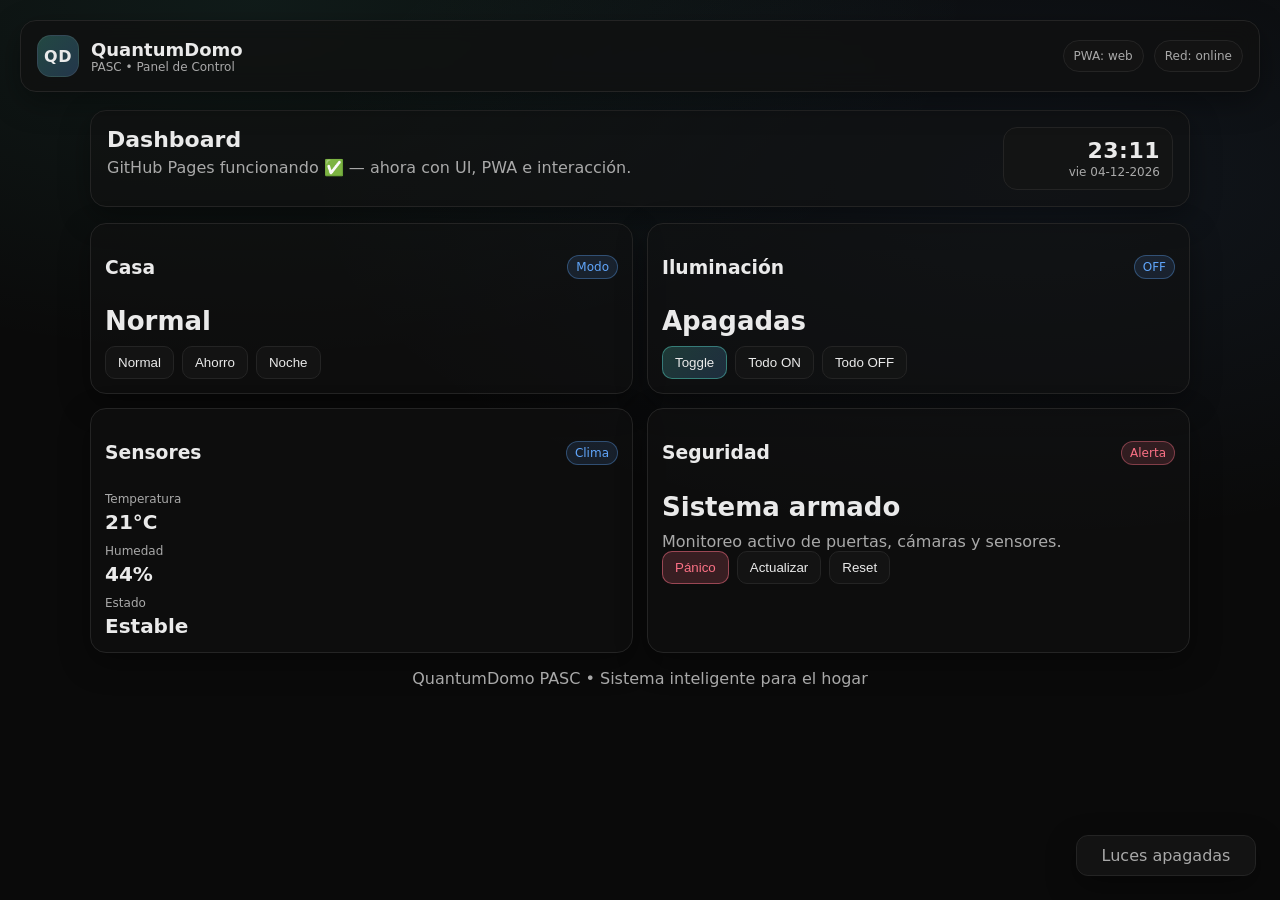
<file: index.html>
<!DOCTYPE html>
<html lang="es">
<head>
  <meta charset="UTF-8" />
  <meta name="viewport" content="width=device-width, initial-scale=1.0" />
  <title>QuantumDomo PASC</title>

  <!-- PWA -->
  <meta name="theme-color" content="#0a0a0a" />
  <meta name="mobile-web-app-capable" content="yes" />
  <meta name="apple-mobile-web-app-capable" content="yes" />
  <meta name="apple-mobile-web-app-status-bar-style" content="black" />

  <link rel="manifest" href="./manifest.webmanifest" />
  <link rel="icon" href="./icons/icon-192.png" />
  <link rel="apple-touch-icon" href="./icons/icon-192.png" />

  <link rel="stylesheet" href="./style.css" />
</head>
<body>
  <div class="app">
    <header class="topbar">
      <div class="brand">
        <div class="logo">QD</div>
        <div class="brand-text">
          <h1>QuantumDomo</h1>
          <p class="subtitle">PASC • Panel de Control</p>
        </div>
      </div>

      <div class="status">
        <div class="pill" id="pwaStatus">PWA: verificando…</div>
        <div class="pill" id="onlineStatus">Red: …</div>
      </div>
    </header>

    <main class="content">
      <section class="hero">
        <div>
          <h2>Dashboard</h2>
          <p class="muted">
            GitHub Pages funcionando ✅ — ahora con UI, PWA e interacción.
          </p>
        </div>

        <div class="hero-right">
          <div class="timebox">
            <div class="time" id="clock">--:--</div>
            <div class="date" id="date">--/--/----</div>
          </div>

          <button class="btn primary" id="installBtn" hidden>Instalar App</button>
        </div>
      </section>

      <section class="grid">
        <article class="card">
          <div class="card-head">
            <h3>Casa</h3>
            <span class="tag">Modo</span>
          </div>
          <div class="big" id="modeLabel">Normal</div>
          <div class="row">
            <button class="btn" data-mode="Normal">Normal</button>
            <button class="btn" data-mode="Ahorro">Ahorro</button>
            <button class="btn" data-mode="Noche">Noche</button>
          </div>
        </article>

        <article class="card">
          <div class="card-head">
            <h3>Iluminación</h3>
            <span class="tag" id="lightsTag">OFF</span>
          </div>
          <div class="big" id="lightsLabel">Apagadas</div>
          <div class="row">
            <button class="btn primary" id="toggleLights">Toggle</button>
            <button class="btn" id="allOn">Todo ON</button>
            <button class="btn" id="allOff">Todo OFF</button>
          </div>
        </article>

        <article class="card">
          <div class="card-head">
            <h3>Sensores</h3>
            <span class="tag">Clima</span>
          </div>
          <div class="stats">
            <div>
              <div class="stat-label">Temperatura</div>
              <div class="stat"><span id="temp">--</span>°C</div>
            </div>
            <div>
              <div class="stat-label">Humedad</div>
              <div class="stat"><span id="hum">--</span>%</div>
            </div>
            <div>
              <div class="stat-label">Estado</div>
              <div class="stat" id="weather">--</div>
            </div>
          </div>
        </article>

        <article class="card">
          <div class="card-head">
            <h3>Seguridad</h3>
            <span class="tag danger">Alerta</span>
          </div>
          <div class="big">Sistema armado</div>
          <p class="muted">Monitoreo activo de puertas, cámaras y sensores.</p>
          <div class="row">
            <button class="btn danger" id="panicBtn">Pánico</button>
            <button class="btn" id="refreshBtn">Actualizar</button>
            <button class="btn" id="resetBtn">Reset</button>
          </div>
        </article>
      </section>
    </main>

    <footer class="footer">
      <p class="muted">QuantumDomo PASC • Sistema inteligente para el hogar</p>
    </footer>
  </div>

  <div class="toast" id="toast" aria-live="polite"></div>

  <script src="./app.js"></script>
</body>
</html>
</file>
<file: style.css>
:root{
  --bg:#0a0a0a;
  --panel:#111;
  --panel2:#151515;
  --text:#eaeaea;
  --muted:#a9a9a9;
  --line:#242424;
  --accent:#5eead4;
  --accent2:#60a5fa;
  --danger:#fb7185;
  --shadow: 0 10px 30px rgba(0,0,0,.35);
  --radius: 16px;
}

*{ box-sizing:border-box; }
html,body{ height:100%; }
body{
  margin:0;
  font-family: system-ui, -apple-system, BlinkMacSystemFont, "Segoe UI", Roboto, sans-serif;
  background: radial-gradient(1200px 600px at 20% 0%, rgba(94,234,212,.08), transparent 60%),
              radial-gradient(1200px 600px at 80% 20%, rgba(96,165,250,.08), transparent 60%),
              var(--bg);
  color:var(--text);
}

.app{ min-height:100%; padding: 20px; }
.topbar{
  display:flex; align-items:center; justify-content:space-between;
  gap:16px;
  padding: 14px 16px;
  border:1px solid var(--line);
  background: rgba(17,17,17,.75);
  backdrop-filter: blur(10px);
  border-radius: var(--radius);
  box-shadow: var(--shadow);
}

.brand{ display:flex; align-items:center; gap:12px; }
.logo{
  width:42px; height:42px; border-radius:14px;
  display:grid; place-items:center;
  background: linear-gradient(135deg, rgba(94,234,212,.25), rgba(96,165,250,.25));
  border:1px solid rgba(255,255,255,.08);
  font-weight:800;
  letter-spacing:.5px;
}
.brand-text h1{ margin:0; font-size: 18px; }
.subtitle{ margin:0; color:var(--muted); font-size: 12px; }

.status{ display:flex; gap:10px; flex-wrap:wrap; justify-content:flex-end; }
.pill{
  font-size:12px;
  padding:8px 10px;
  border-radius: 999px;
  border:1px solid var(--line);
  background: rgba(21,21,21,.85);
  color: var(--muted);
}

.content{ max-width: 1100px; margin: 18px auto 0; }
.hero{
  display:flex;
  justify-content:space-between;
  align-items:flex-start;
  gap:16px;
  padding: 16px;
  border-radius: var(--radius);
  border:1px solid var(--line);
  background: rgba(17,17,17,.6);
  box-shadow: var(--shadow);
}

.hero h2{ margin:0 0 6px; font-size: 22px; }
.muted{ color: var(--muted); margin:0; }

.hero-right{
  display:flex; align-items:center; gap:12px; flex-wrap:wrap; justify-content:flex-end;
}

.timebox{
  padding: 10px 12px;
  border: 1px solid var(--line);
  border-radius: 14px;
  background: rgba(21,21,21,.8);
  min-width: 170px;
  text-align:right;
}
.time{ font-size: 22px; font-weight: 800; letter-spacing: .5px; }
.date{ font-size: 12px; color: var(--muted); margin-top: 2px; }

.grid{
  margin-top: 16px;
  display:grid;
  grid-template-columns: repeat(12, 1fr);
  gap: 14px;
}

.card{
  grid-column: span 6;
  padding: 14px;
  border: 1px solid var(--line);
  border-radius: var(--radius);
  background: rgba(17,17,17,.55);
  box-shadow: var(--shadow);
}

.card-head{
  display:flex; justify-content:space-between; align-items:center;
  margin-bottom: 10px;
}

.tag{
  font-size: 12px;
  padding: 4px 8px;
  border-radius: 999px;
  background: rgba(96,165,250,.12);
  border: 1px solid rgba(96,165,250,.35);
  color: var(--accent2);
}
.tag.danger{
  background: rgba(251,113,133,.15);
  border-color: rgba(251,113,133,.4);
  color: var(--danger);
}

.big{
  font-size: 26px;
  font-weight: 800;
  margin-bottom: 10px;
}

.row{
  display:flex;
  flex-wrap: wrap;
  gap: 8px;
}

.btn{
  padding: 8px 12px;
  border-radius: 10px;
  border: 1px solid var(--line);
  background: rgba(21,21,21,.9);
  color: var(--text);
  cursor: pointer;
  transition: transform .15s ease, border-color .2s ease, background .2s ease;
}
.btn:hover{
  transform: translateY(-1px);
  border-color: rgba(94,234,212,.4);
}
.btn.primary{
  background: linear-gradient(135deg, rgba(94,234,212,.2), rgba(96,165,250,.2));
  border-color: rgba(94,234,212,.4);
}
.btn.danger{
  background: rgba(251,113,133,.18);
  border-color: rgba(251,113,133,.5);
  color: var(--danger);
}

.stats{
  display:grid;
  gap: 10px;
}
.stat-label{
  font-size: 12px;
  color: var(--muted);
  margin-bottom: 4px;
}
.stat{
  font-size: 20px;
  font-weight: 700;
}

.footer{
  text-align: center;
  margin-top: 16px;
}

.toast{
  position: fixed;
  right: 24px;
  bottom: 24px;
  padding: 10px 14px;
  border-radius: 12px;
  border: 1px solid var(--line);
  background: rgba(21,21,21,.9);
  color: var(--muted);
  box-shadow: var(--shadow);
  min-width: 180px;
  text-align: center;
}

@media (max-width: 900px){
  .card{ grid-column: span 12; }
  .hero{ flex-direction: column; }
  .hero-right{ justify-content: flex-start; }
}
</file>
